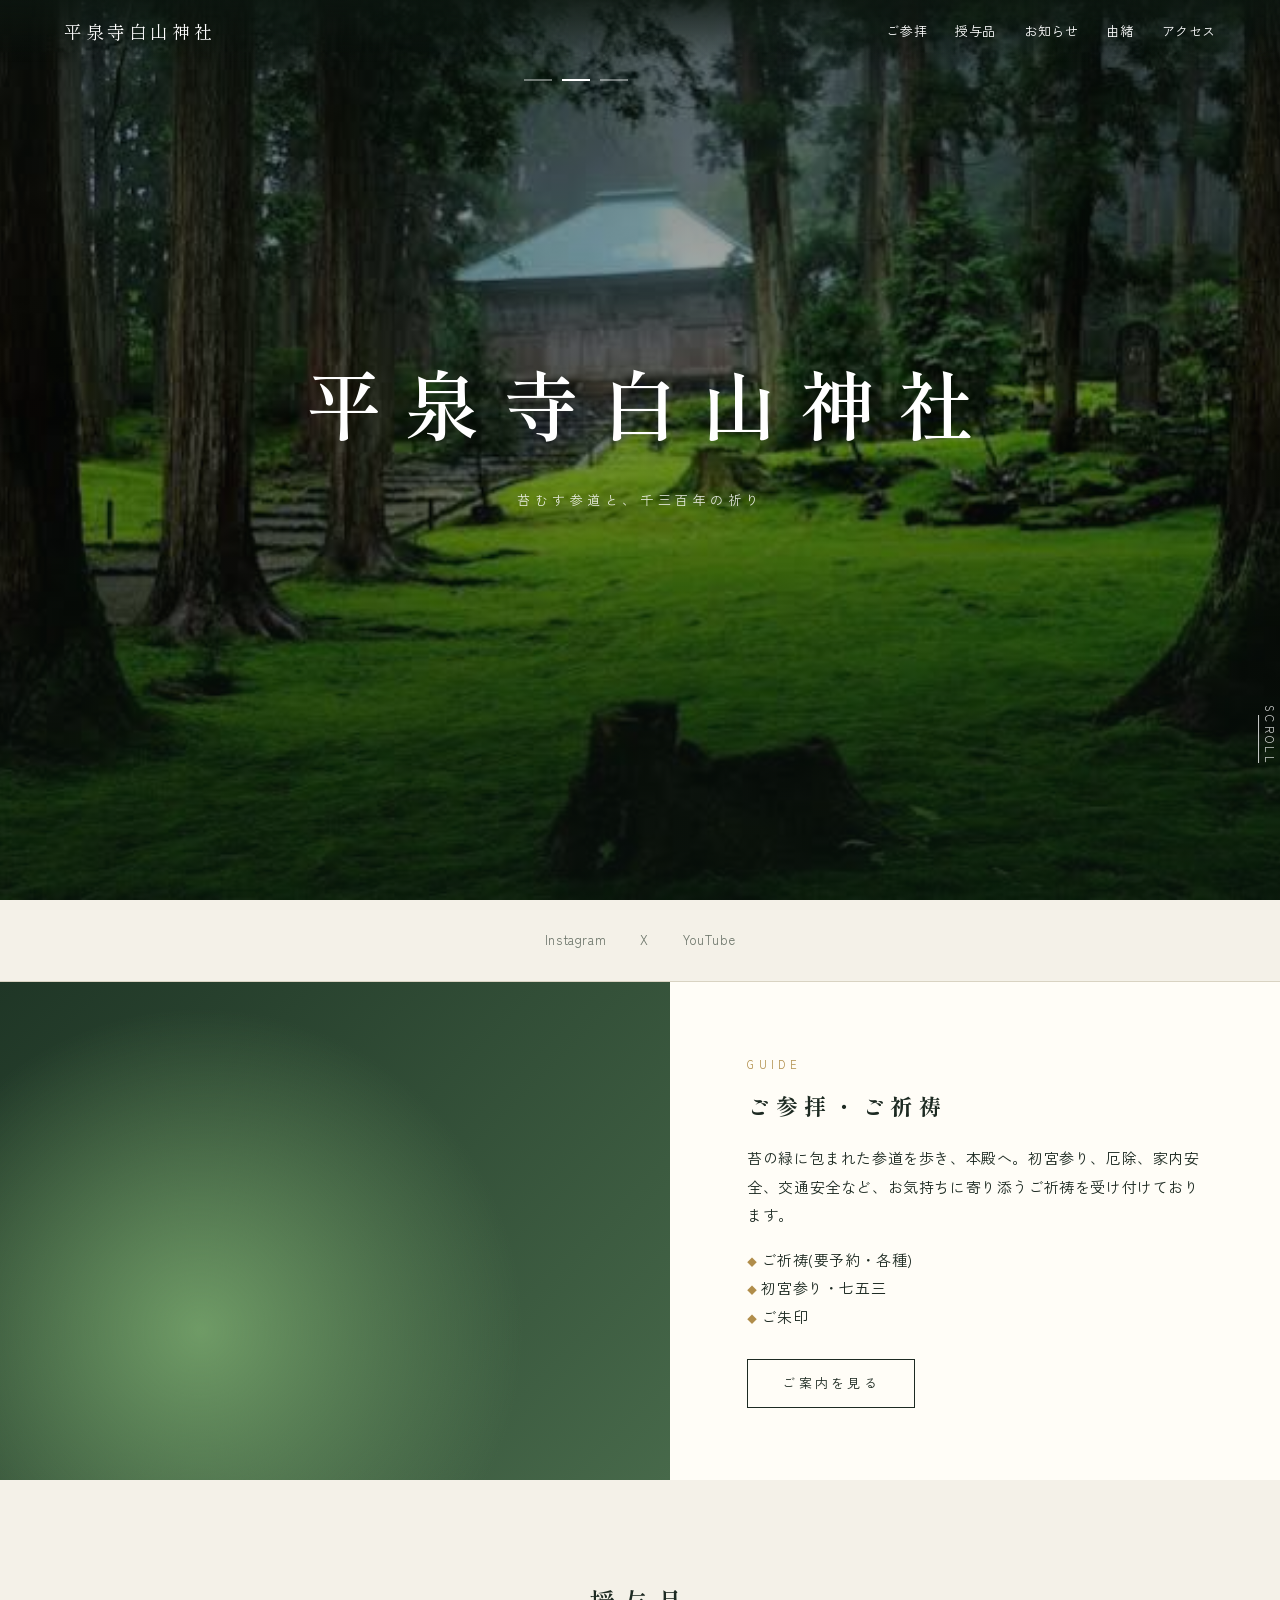
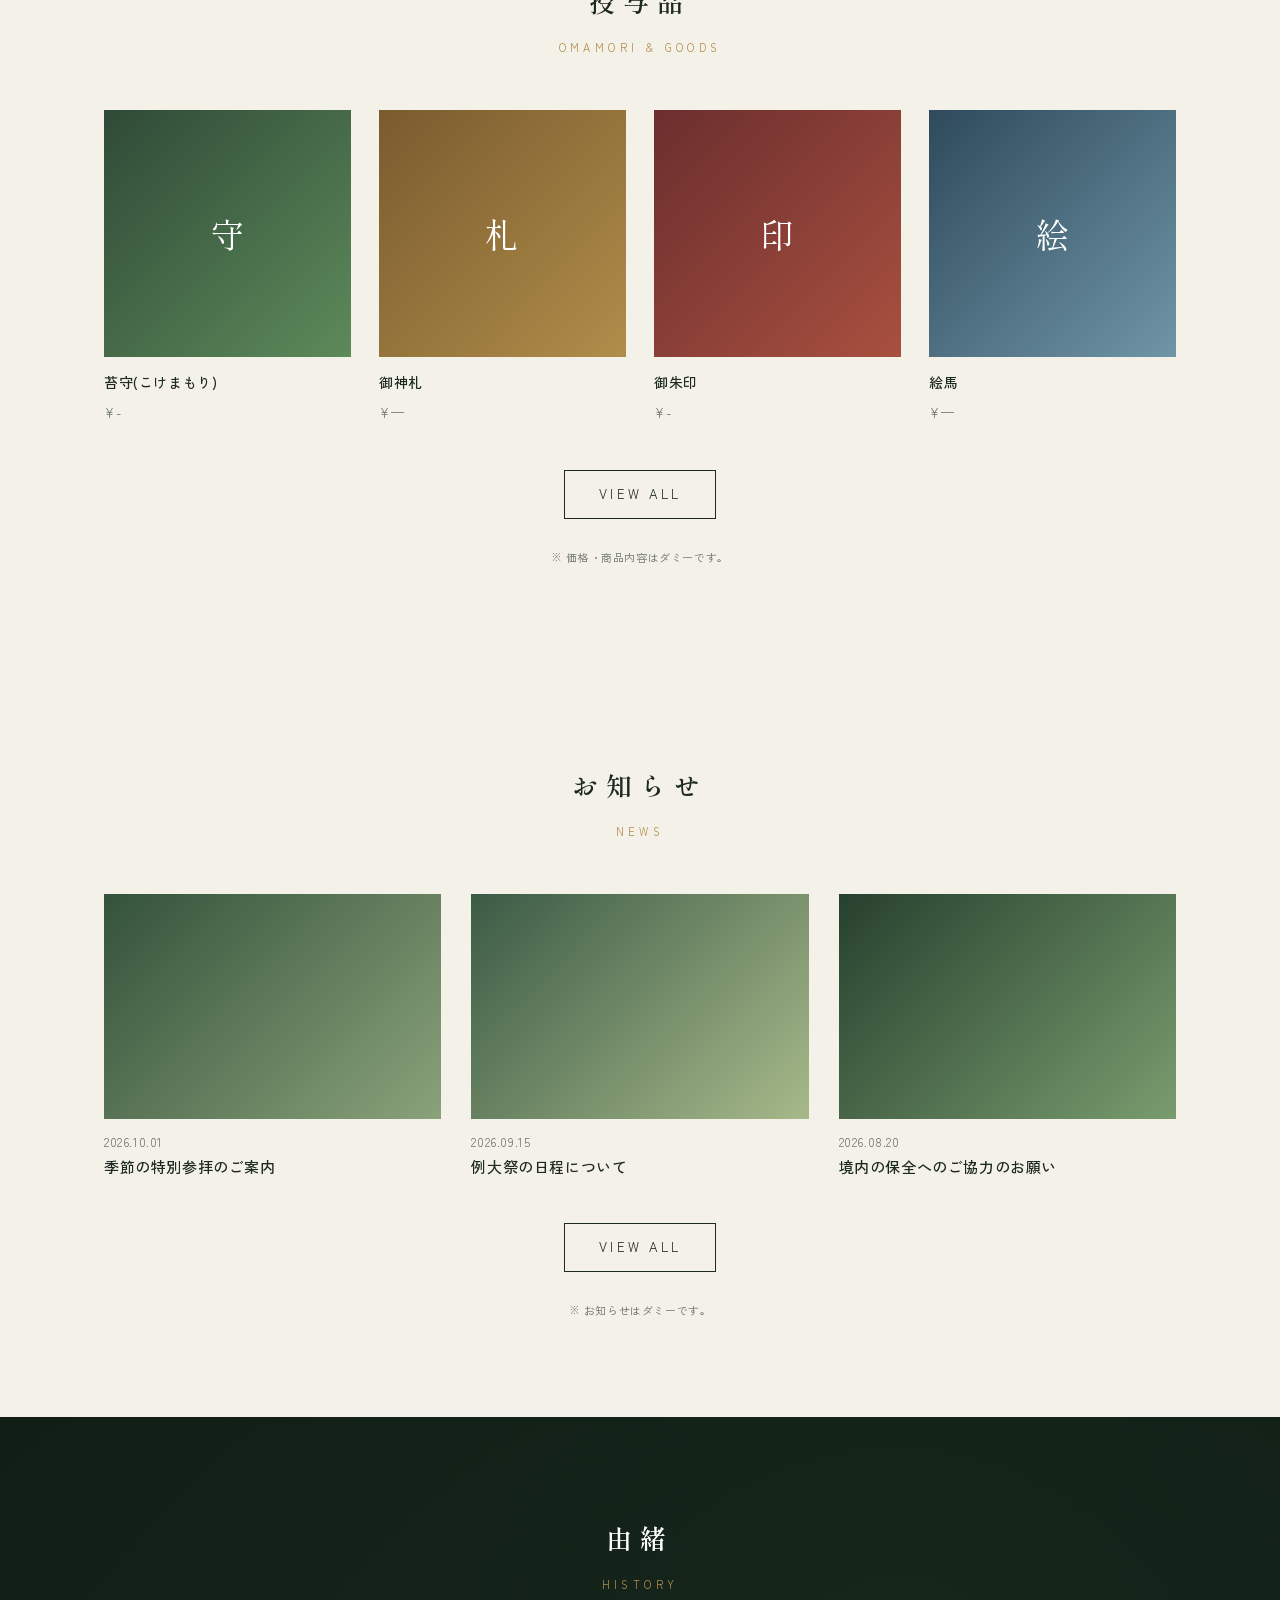
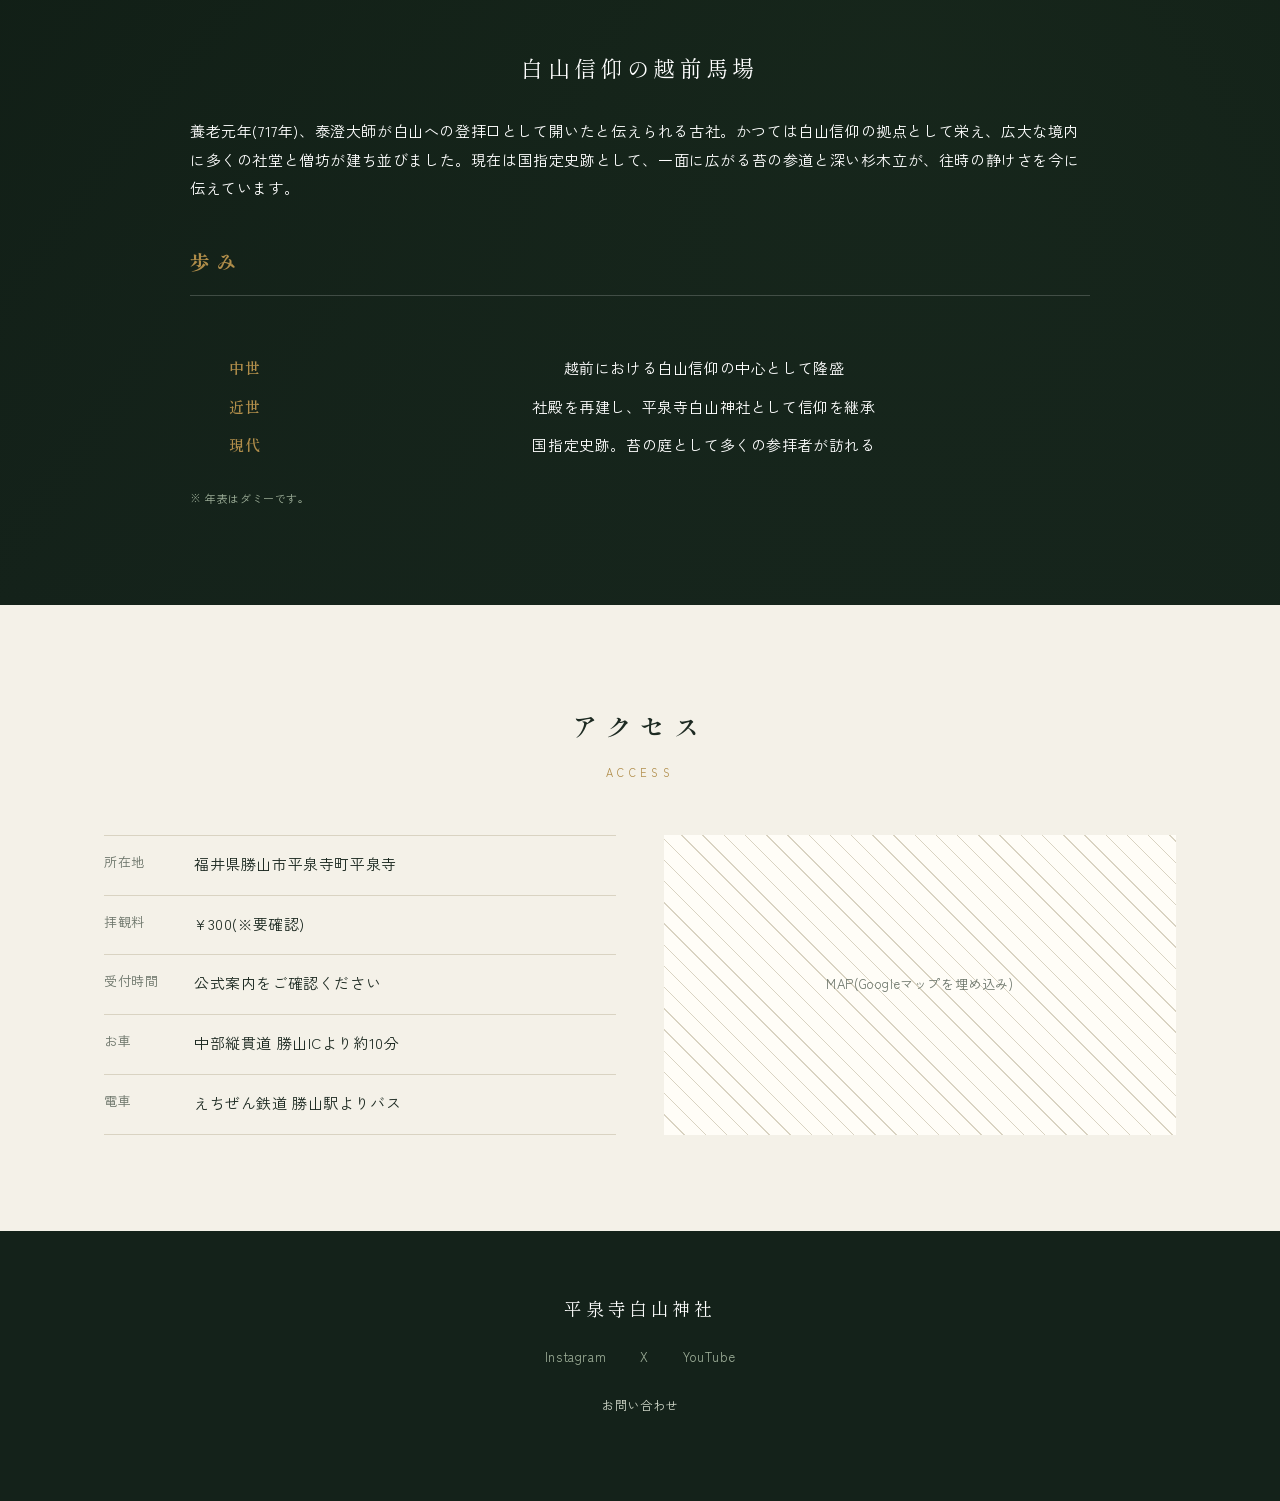
<file: heisenji_dummy_web/index.html>
<!DOCTYPE html>
<html lang="ja">
<head>
<meta charset="utf-8">
<meta name="viewport" content="width=device-width, initial-scale=1, viewport-fit=cover">
<title>平泉寺白山神社 | 苔むす白山信仰の聖地</title>
<link href="https://fonts.googleapis.com/css2?family=Shippori+Mincho:wght@400;600&family=Zen+Kaku+Gothic+New:wght@400;500&display=swap" rel="stylesheet">
<link rel="stylesheet" href="style.css">
</head>
<body>
<header>
  <a class="logo" href="#top">平泉寺白山神社</a>
  <nav><a href="#guide">ご参拝</a><a href="#omamori">授与品</a><a href="#news">お知らせ</a><a href="#history">由緒</a><a href="#access">アクセス</a></nav>
</header>

<div class="hero" id="top">
  <div class="slides" id="slides">
    <div class="slide" style="background-image:url('images/slide-1.jpg')"></div>
    <div class="slide" style="background-image:url('images/slide-2.jpg')"></div>
    <div class="slide" style="background-image:url('images/slide-3.jpg')"></div>
  </div>
  <div class="dots" id="dots"></div>
  <div>
    <h1>平泉寺白山神社</h1>
    <p>苔むす参道と、千三百年の祈り</p>
  </div>
  <div class="scroll">SCROLL</div>
</div>

<div class="sns"><a href="#">Instagram</a><a href="#">X</a><a href="#">YouTube</a></div>

<section class="feature" id="guide">
  <div class="img"></div>
  <div class="tx">
    <p class="sub" style="text-align:left;margin-bottom:10px">GUIDE</p>
    <h3>ご参拝・ご祈祷</h3>
    <p>苔の緑に包まれた参道を歩き、本殿へ。初宮参り、厄除、家内安全、交通安全など、お気持ちに寄り添うご祈祷を受け付けております。</p>
    <ul><li>ご祈祷(要予約・各種)</li><li>初宮参り・七五三</li><li>ご朱印</li></ul>
    <a class="btn" href="#access">ご案内を見る</a>
  </div>
</section>

<section id="omamori">
  <h2>授与品</h2><p class="sub">OMAMORI &amp; GOODS</p>
  <div class="grid">
    <a class="item" href="#"><div class="ph" style="background:linear-gradient(135deg,#2f4a37,#5d8a5a)">守</div><h4>苔守(こけまもり)</h4><span class="pr">¥-</span></a>
    <a class="item" href="#"><div class="ph" style="background:linear-gradient(135deg,#7a5b2e,#b08d4a)">札</div><h4>御神札</h4><span class="pr">¥—</span></a>
    <a class="item" href="#"><div class="ph" style="background:linear-gradient(135deg,#6b2e2e,#a8503f)">印</div><h4>御朱印</h4><span class="pr">¥-</span></a>
    <a class="item" href="#"><div class="ph" style="background:linear-gradient(135deg,#2e4a5c,#6f95a6)">絵</div><h4>絵馬</h4><span class="pr">¥—</span></a>
  </div>
  <div class="more"><a class="btn" href="#">VIEW ALL</a></div>
  <p class="note">※ 価格・商品内容はダミーです。</p>
</section>

<section id="news">
  <h2>お知らせ</h2><p class="sub">NEWS</p>
  <div class="news">
    <a href="#"><div class="th"></div><time>2026.10.01</time><h4>季節の特別参拝のご案内</h4></a>
    <a href="#"><div class="th" style="background:linear-gradient(135deg,#3b5a45,#a7b98a)"></div><time>2026.09.15</time><h4>例大祭の日程について</h4></a>
    <a href="#"><div class="th" style="background:linear-gradient(135deg,#27402e,#789c6e)"></div><time>2026.08.20</time><h4>境内の保全へのご協力のお願い</h4></a>
  </div>
  <div class="more"><a class="btn" href="#">VIEW ALL</a></div>
  <p class="note">※ お知らせはダミーです。</p>
</section>

<section class="profile" id="history">
  <div class="in">
    <h2>由緒</h2><p class="sub">HISTORY</p>
    <p class="serif" style="font-size:22px;letter-spacing:.2em;text-align:center;margin-bottom:28px">白山信仰の越前馬場</p>
    <p>養老元年(717年)、泰澄大師が白山への登拝口として開いたと伝えられる古社。かつては白山信仰の拠点として栄え、広大な境内に多くの社堂と僧坊が建ち並びました。現在は国指定史跡として、一面に広がる苔の参道と深い杉木立が、往時の静けさを今に伝えています。</p>
    <h3>歩み</h3>
    <div class="tl">
      <b>717年</b><span>泰澄大師、白山登拝の道を開くと伝わる</span>
      <b>中世</b><span>越前における白山信仰の中心として隆盛</span>
      <b>近世</b><span>社殿を再建し、平泉寺白山神社として信仰を継承</span>
      <b>現代</b><span>国指定史跡。苔の庭として多くの参拝者が訪れる</span>
    </div>
    <p class="note" style="color:#9fb09a;text-align:left">※ 年表はダミーです。</p>
  </div>
</section>

<section id="access">
  <h2>アクセス</h2><p class="sub">ACCESS</p>
  <div class="access">
    <dl>
      <dt>所在地</dt><dd>福井県勝山市平泉寺町平泉寺</dd>
      <dt>拝観料</dt><dd>¥300(※要確認)</dd>
      <dt>受付時間</dt><dd>公式案内をご確認ください</dd>
      <dt>お車</dt><dd>中部縦貫道 勝山ICより約10分</dd>
      <dt>電車</dt><dd>えちぜん鉄道 勝山駅よりバス</dd>
    </dl>
    <div class="map">MAP(Googleマップを埋め込み)</div>
  </div>
</section>

<footer>
  <span class="logo">平泉寺白山神社</span>
  <div class="sns"><a href="#">Instagram</a><a href="#">X</a><a href="#">YouTube</a></div>
  <a href="#">お問い合わせ</a>
  <p style="margin-top:22px">© 2026 Heisenji Hakusan Shrine</p>
</footer>
<script src="script.js"></script>
</body>
</html>
</file>
<file: heisenji_dummy_web/style.css>
/* ==========================================================
   平泉寺白山神社 style.css
   目次
   1. 変数・リセット
   2. ヘッダー
   3. ヒーロー(スライドショー)
   4. SNS帯
   5. 共通パーツ(見出し・ボタン)
   6. ご参拝(特集ブロック)
   7. 授与品
   8. お知らせ
   9. 由緒
   10. アクセス
   11. フッター
   12. スクロールフェード
   ========================================================== */


/* ---------- 1. 変数・リセット ---------- */
:root {
  /* 色 */
  --bg:   #f4f1e8;  /* 背景 */
  --fg:   #1d2a22;  /* 文字 */
  --mute: #6b7469;  /* 薄い文字 */
  --moss: #2f4a37;  /* 苔色 */
  --deep: #14221a;  /* 深緑 */
  --gold: #b08d4a;  /* 金 */
  --card: #fffdf7;  /* カード背景 */
  --line: #d9d3c2;  /* 罫線 */

  box-sizing: border-box;
  padding-top: env(safe-area-inset-top, 0px);
  padding-bottom: env(safe-area-inset-bottom, 0px);
}

/* ダークモード */
@media (prefers-color-scheme: dark) {
  :root:not([data-theme="light"]) {
    --bg:   #111a14;
    --fg:   #ece8dc;
    --mute: #9aa397;
    --card: #18241c;
    --line: #2b3a30;
  }
}
:root[data-theme="dark"] {
  --bg:   #111a14;
  --fg:   #ece8dc;
  --mute: #9aa397;
  --card: #18241c;
  --line: #2b3a30;
}

* {
  box-sizing: border-box;
  margin: 0;
}

html {
  scroll-behavior: smooth;
  scroll-padding-top: calc(72px + env(safe-area-inset-top, 0px));
}

body {
  background: var(--bg);
  color: var(--fg);
  font: 400 15px/1.9 "Zen Kaku Gothic New", system-ui, sans-serif;
  letter-spacing: .04em;
}

a {
  color: inherit;
  text-decoration: none;
}

.serif {
  font-family: "Shippori Mincho", "Yu Mincho", serif;
}


/* ---------- 2. ヘッダー ---------- */
header {
  position: fixed;
  top: 0;
  left: 0;
  right: 0;
  z-index: 20;
  display: flex;
  justify-content: space-between;
  align-items: center;
  padding: calc(14px + env(safe-area-inset-top, 0px)) 5vw 14px;
  color: #fff;
  background: linear-gradient(#0c1610cc, transparent);
}

.logo {
  font-family: "Shippori Mincho", serif;
  font-size: 18px;
  letter-spacing: .2em;
}

nav {
  display: flex;
  gap: 28px;
  font-size: 13px;
}
nav a:hover {
  color: var(--gold);
}

@media (max-width: 760px) {
  nav { display: none; }  /* スマホではメニューを隠す */
}


/* ---------- 3. ヒーロー(スライドショー) ---------- */
.hero {
  position: relative;
  display: grid;
  place-items: center;
  height: 100vh;
  min-height: 560px;
  overflow: hidden;
  color: #fff;
  text-align: center;
  /* 画像が読み込めない時の予備背景 */
  background:
    radial-gradient(ellipse at 50% 120%, #5d8a5a 0, transparent 60%),
    radial-gradient(ellipse at 20% 30%, #2f4a37 0, transparent 55%),
    linear-gradient(#0d1a12, #1b3023 60%, #26402d);
}

/* 画像スライド */
.slides {
  position: absolute;
  inset: 0;
}
.slide {
  position: absolute;
  inset: 0;
  background-size: cover;
  background-position: center;
  opacity: 0;
  transform: scale(1.06);
  transition: opacity 1.6s ease, transform 7s ease-out;
}
.slide.on {
  opacity: 1;
  transform: scale(1);
}

/* 文字を読みやすくする暗いグラデーション */
.hero:before {
  content: "";
  position: absolute;
  inset: 0;
  z-index: 1;
  background: linear-gradient(#0a140ea0, #0a140e40 45%, #0a140eb0);
}
.hero > div:not(.slides) {
  position: relative;
  z-index: 2;
}

/* タイトル */
.hero h1 {
  position: relative;
  font-family: "Shippori Mincho", serif;
  font-weight: 600;
  font-size: clamp(34px, 7vw, 76px);
  letter-spacing: .3em;
  text-indent: .3em;
}
.hero p {
  position: relative;
  margin-top: 14px;
  font-size: 13px;
  letter-spacing: .35em;
  opacity: .85;
}

/* スライド切り替えバー(右下) */
.dots {
  position: absolute;
  right: 5vw;
  bottom: 30px;
  z-index: 3;
  display: flex;
  gap: 10px;
}
.dots button {
  width: 28px;
  height: 2px;
  padding: 0;
  border: 0;
  background: #ffffff66;
  cursor: pointer;
}
.dots button.on {
  background: #fff;
}

/* SCROLL 表示 */
.scroll {
  position: absolute;
  bottom: 26px;
  left: 50%;
  transform: translateX(-50%);
  font-size: 11px;
  letter-spacing: .3em;
  writing-mode: vertical-rl;
  opacity: .8;
}
.scroll:after {
  content: "";
  display: block;
  width: 1px;
  height: 48px;
  margin: 10px auto 0;
  background: #fff;
}

/* 動きを減らす設定の人向け */
@media (prefers-reduced-motion: reduce) {
  .slide { transition: opacity .01s; }
}


/* ---------- 4. SNS帯 ---------- */
.sns {
  display: flex;
  justify-content: center;
  gap: 34px;
  padding: 28px 5vw;
  border-bottom: 1px solid var(--line);
  font-size: 13px;
  color: var(--mute);
}


/* ---------- 5. 共通パーツ(見出し・ボタン) ---------- */
section {
  max-width: 1200px;
  margin: auto;
  padding: 96px 5vw;
}

h2 {
  margin-bottom: 12px;
  font-family: "Shippori Mincho", serif;
  font-weight: 600;
  font-size: 26px;
  letter-spacing: .3em;
  text-align: center;
}

/* 見出し下の英字ラベル */
.sub {
  margin-bottom: 52px;
  font-size: 11px;
  letter-spacing: .4em;
  text-align: center;
  color: var(--gold);
}

.btn {
  display: inline-block;
  padding: 11px 34px;
  border: 1px solid var(--fg);
  font-size: 13px;
  letter-spacing: .25em;
  transition: .25s;
}
.btn:hover {
  background: var(--moss);
  border-color: var(--moss);
  color: #fff;
}

.more {
  margin-top: 44px;
  text-align: center;
}

.note {
  margin-top: 28px;
  font-size: 11px;
  text-align: center;
  color: var(--mute);
}


/* ---------- 6. ご参拝(特集ブロック) ---------- */
.feature {
  display: grid;
  grid-template-columns: 1.1fr 1fr;  /* 左:画像 右:文章 */
  gap: 0;
  max-width: none;
  padding: 0;
  background: var(--card);
}
.feature .img {
  min-height: 460px;
  background:
    radial-gradient(circle at 30% 70%, #6f9b66, transparent 55%),
    linear-gradient(135deg, #1f3626, #47694a);
}
.feature .tx {
  align-self: center;
  padding: 72px 6vw;
}
.feature h3 {
  margin-bottom: 18px;
  font-family: "Shippori Mincho", serif;
  font-size: 22px;
  letter-spacing: .3em;
}
.feature ul {
  margin: 16px 0 28px;
  padding: 0;
  list-style: none;
}
.feature li:before {
  content: "◆ ";
  font-size: 10px;
  color: var(--gold);
}

@media (max-width: 760px) {
  .feature { grid-template-columns: 1fr; }
  .feature .img { min-height: 260px; }
}


/* ---------- 7. 授与品 ---------- */
.grid {
  display: grid;
  grid-template-columns: repeat(auto-fill, minmax(220px, 1fr));
  gap: 28px;
}
.item .ph {
  display: grid;
  place-items: center;
  aspect-ratio: 1;
  font-family: "Shippori Mincho", serif;
  font-size: 34px;
  color: #fff;
  transition: .3s;
}
.item:hover .ph {
  transform: scale(1.02);
}
.item h4 {
  margin: 12px 0 2px;
  font-weight: 500;
  font-size: 14px;
}
.item .pr {
  font-size: 13px;
  color: var(--mute);
}


/* ---------- 8. お知らせ ---------- */
.news {
  display: grid;
  grid-template-columns: repeat(auto-fit, minmax(260px, 1fr));
  gap: 30px;
}
.news .th {
  aspect-ratio: 3 / 2;
  background: linear-gradient(135deg, #34523b, #8aa27a);
}
.news time {
  display: block;
  margin-top: 12px;
  font-size: 12px;
  color: var(--mute);
}
.news h4 {
  font-weight: 500;
  font-size: 15px;
  line-height: 1.7;
}
.news a:hover h4 {
  color: var(--gold);
}


/* ---------- 9. 由緒 ---------- */
.profile {
  max-width: none;
  color: #fff;
  background:
    linear-gradient(#0f1c14e6, #14221aee),
    radial-gradient(circle at 70% 30%, #527a52, #14221a);
}
.profile .in {
  max-width: 900px;
  margin: auto;
}
.profile h2 {
  color: #fff;
}
.profile h3 {
  margin: 40px 0 14px;
  font-family: "Shippori Mincho", serif;
  font-size: 20px;
  letter-spacing: .3em;
  color: var(--gold);
}

/* 年表 */
.tl {
  display: grid;
  grid-template-columns: 110px 1fr;
  gap: 10px 18px;
  padding-top: 20px;
  border-top: 1px solid #ffffff30;
}
.tl b {
  font-family: "Shippori Mincho", serif;
  font-weight: 600;
  color: var(--gold);
}


/* ---------- 10. アクセス ---------- */
.access {
  display: grid;
  grid-template-columns: 1fr 1fr;  /* 左:情報 右:地図 */
  gap: 48px;
}
.access dl {
  display: grid;
  grid-template-columns: 90px 1fr;
  border-top: 1px solid var(--line);
}
.access dt,
.access dd {
  padding: 14px 0;
  border-bottom: 1px solid var(--line);
}
.access dt {
  font-size: 13px;
  color: var(--mute);
}

/* 地図の仮置き枠(Googleマップ埋め込み時は置き換え) */
.map {
  display: grid;
  place-items: center;
  min-height: 300px;
  font-size: 13px;
  color: var(--mute);
  background: repeating-linear-gradient(
    45deg,
    var(--card) 0 14px,
    var(--line) 14px 15px
  );
}

@media (max-width: 760px) {
  .access { grid-template-columns: 1fr; }
}


/* ---------- 11. フッター ---------- */
footer {
  padding: 60px 5vw calc(40px + env(safe-area-inset-bottom, 0px));
  background: var(--deep);
  color: #cfd6c8;
  font-size: 12px;
  text-align: center;
}
footer .logo {
  display: block;
  margin-bottom: 20px;
  color: #fff;
}
footer .sns {
  padding: 0 0 24px;
  border: 0;
  color: #9fb09a;
}

@media(max-width:760px){nav{display:none}}
.hero{height:100vh;min-height:560px;position:relative;display:grid;place-items:center;color:#fff;text-align:center;overflow:hidden;background:radial-gradient(ellipse at 50% 120%,#5d8a5a 0,transparent 60%),radial-gradient(ellipse at 20% 30%,#2f4a37 0,transparent 55%),linear-gradient(#0d1a12,#1b3023 60%,#26402d)}
.slides{position:absolute;inset:0}
.slide{position:absolute;inset:0;background-size:cover;background-position:center;opacity:0;transform:scale(1.06);transition:opacity 1.6s ease,transform 7s ease-out}
.slide.on{opacity:1;transform:scale(1)}
.hero:before{content:"";position:absolute;inset:0;z-index:1;background:linear-gradient(#0a140ea0,#0a140e40 45%,#0a140eb0)}
.hero>div:not(.slides){position:relative;z-index:2}
.dots{position:absolute;bottom:30px;right:5vw;z-index:3;display:flex;gap:10px}
.dots button{width:28px;height:2px;border:0;padding:0;background:#ffffff66;cursor:pointer}
.dots button.on{background:#fff}
@media (prefers-reduced-motion:reduce){.slide{transition:opacity .01s}}
.hero h1{font-family:"Shippori Mincho",serif;font-weight:600;font-size:clamp(34px,7vw,76px);letter-spacing:.3em;text-indent:.3em;position:relative}
.hero p{position:relative;margin-top:14px;letter-spacing:.35em;font-size:13px;opacity:.85}
.scroll{position:absolute;bottom:26px;left:50%;font-size:11px;letter-spacing:.3em;writing-mode:vertical-rl;transform:translateX(-50%);opacity:.8}
.scroll:after{content:"";display:block;width:1px;height:48px;background:#fff;margin:10px auto 0}
.sns{display:flex;justify-content:center;gap:34px;padding:28px 5vw;border-bottom:1px solid var(--line);font-size:13px;color:var(--mute)}
section{padding:96px 5vw;max-width:1200px;margin:auto}
h2{font-family:"Shippori Mincho",serif;font-weight:600;font-size:26px;letter-spacing:.3em;text-align:center;margin-bottom:12px}
.sub{text-align:center;color:var(--gold);font-size:11px;letter-spacing:.4em;margin-bottom:52px}
.feature{display:grid;grid-template-columns:1.1fr 1fr;gap:0;max-width:none;padding:0;background:var(--card)}
.feature .img{min-height:460px;background:radial-gradient(circle at 30% 70%,#6f9b66,transparent 55%),linear-gradient(135deg,#1f3626,#47694a)}
.feature .tx{padding:72px 6vw;align-self:center}
.feature h3{font-family:"Shippori Mincho",serif;letter-spacing:.3em;font-size:22px;margin-bottom:18px}
.feature ul{list-style:none;padding:0;margin:16px 0 28px}
.feature li:before{content:"◆ ";color:var(--gold);font-size:10px}
.btn{display:inline-block;border:1px solid var(--fg);padding:11px 34px;font-size:13px;letter-spacing:.25em;transition:.25s}
.btn:hover{background:var(--moss);color:#fff;border-color:var(--moss)}
@media(max-width:760px){.feature{grid-template-columns:1fr}.feature .img{min-height:260px}}
.grid{display:grid;grid-template-columns:repeat(auto-fill,minmax(220px,1fr));gap:28px}
.item .ph{aspect-ratio:1;display:grid;place-items:center;font-family:"Shippori Mincho",serif;font-size:34px;color:#fff;transition:.3s}
.item:hover .ph{transform:scale(1.02)}
.item h4{font-weight:500;font-size:14px;margin:12px 0 2px}
.item .pr{color:var(--mute);font-size:13px}
.more{text-align:center;margin-top:44px}
.news{display:grid;grid-template-columns:repeat(auto-fit,minmax(260px,1fr));gap:30px}
.news .th{aspect-ratio:3/2;background:linear-gradient(135deg,#34523b,#8aa27a)}
.news time{display:block;font-size:12px;color:var(--mute);margin-top:12px}
.news a:hover h4{color:var(--gold)}
.news h4{font-weight:500;font-size:15px;line-height:1.7}
.profile{max-width:none;color:#fff;background:linear-gradient(#0f1c14e6,#14221aee),radial-gradient(circle at 70% 30%,#527a52,#14221a)}
.profile .in{max-width:900px;margin:auto}
.profile h2{color:#fff}
.profile h3{font-family:"Shippori Mincho",serif;font-size:20px;letter-spacing:.3em;margin:40px 0 14px;color:var(--gold)}
.tl{display:grid;grid-template-columns:110px 1fr;gap:10px 18px;border-top:1px solid #ffffff30;padding-top:20px}
.tl b{font-family:"Shippori Mincho",serif;color:var(--gold);font-weight:600}
.access{display:grid;grid-template-columns:1fr 1fr;gap:48px}
.access dl{display:grid;grid-template-columns:90px 1fr;border-top:1px solid var(--line)}
.access dt,.access dd{padding:14px 0;border-bottom:1px solid var(--line)}
.access dt{color:var(--mute);font-size:13px}
.map{min-height:300px;background:repeating-linear-gradient(45deg,var(--card) 0 14px,var(--line) 14px 15px);display:grid;place-items:center;color:var(--mute);font-size:13px}
@media(max-width:760px){.access{grid-template-columns:1fr}}
footer{background:var(--deep);color:#cfd6c8;text-align:center;padding:60px 5vw calc(40px + env(safe-area-inset-bottom,0px));font-size:12px}
footer .logo{color:#fff;display:block;margin-bottom:20px}
footer .sns{border:0;color:#9fb09a;padding:0 0 24px}
.note{font-size:11px;color:var(--mute);text-align:center;margin-top:28px}

/* ---------- 12. スクロールフェード ---------- */
.js-fade .fade {
  opacity: 0;
  transform: translateY(24px);
  transition: opacity .9s ease, transform .9s ease;
}
.js-fade .fade.in {
  opacity: 1;
  transform: none;
}

/* 動きを減らす設定の人には、すぐ表示 */
@media (prefers-reduced-motion: reduce) {
  .js-fade .fade {
    opacity: 1;
    transform: none;
    transition: none;
  }
}
</file>
